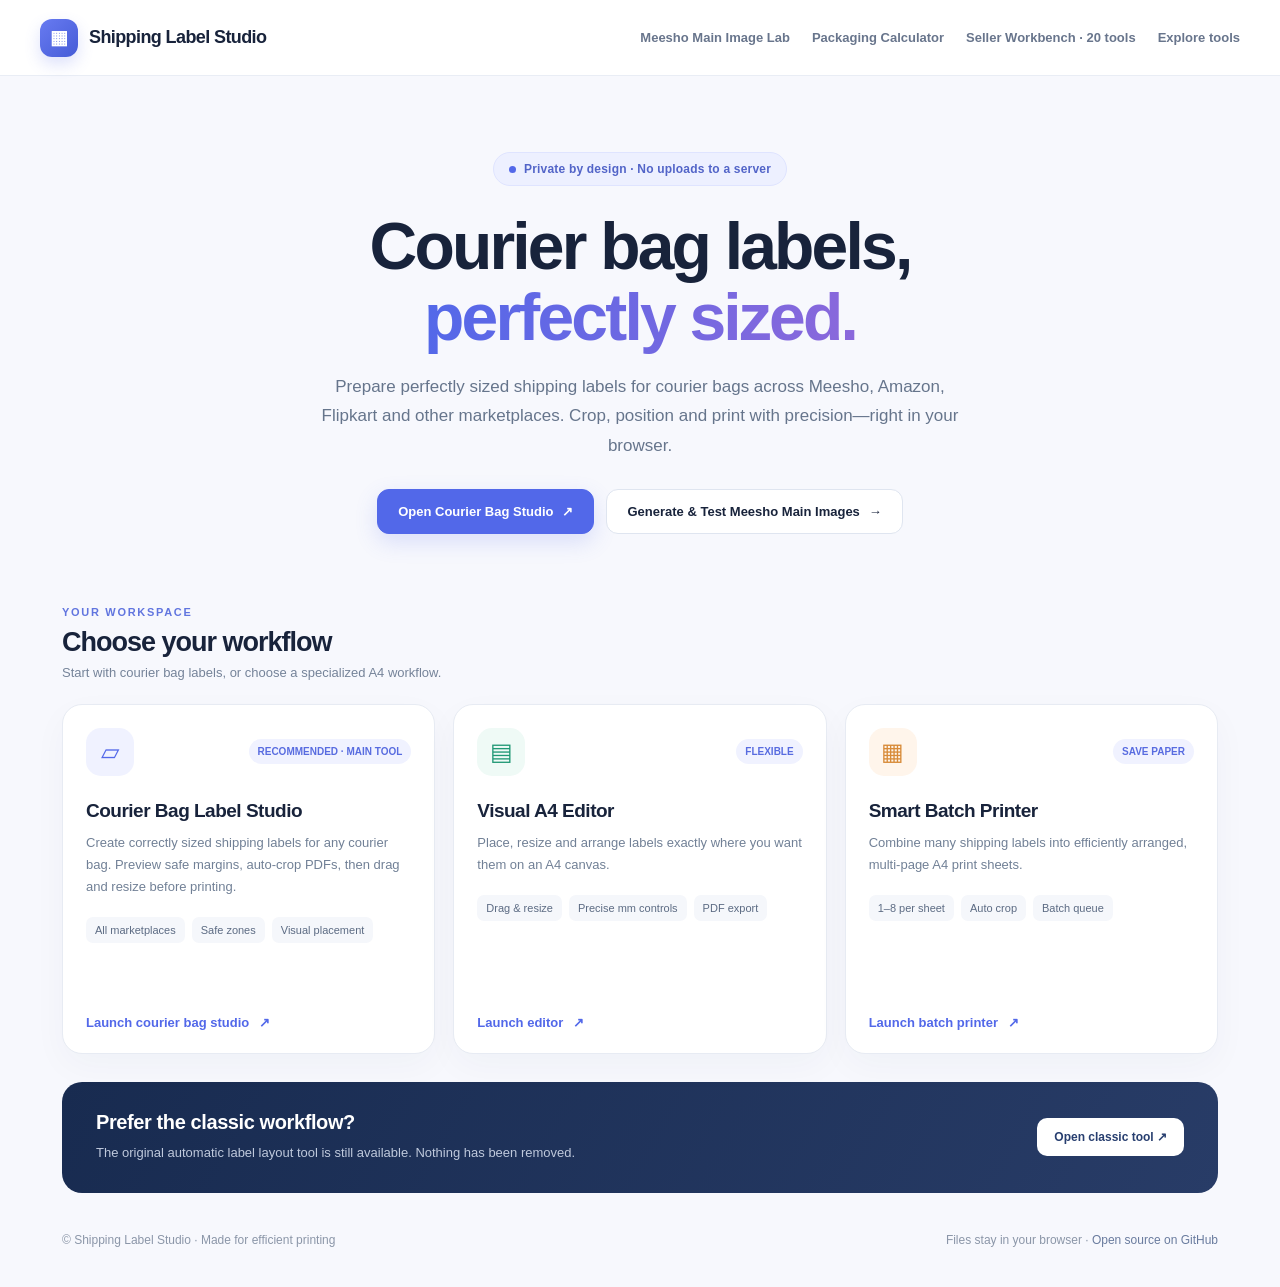
<file: index.html>
<!doctype html><html lang="en"><head><meta charset="utf-8"><meta name="viewport" content="width=device-width,initial-scale=1"><meta name="theme-color" content="#f7f8fd"><meta name="description" content="Privacy-first shipping label printing studio. Arrange A4 sheets, batch-process PDF labels and size labels for courier bags, all in your browser."><title>Shipping Label Studio — Professional print tools</title><style>
:root{font-family:Inter,ui-sans-serif,-apple-system,BlinkMacSystemFont,"Segoe UI",sans-serif;color:#18233b;background:#f7f8fd}*{box-sizing:border-box}body{margin:0}a{text-decoration:none;color:inherit}a:focus-visible{outline:3px solid #acbaff;outline-offset:4px}header{height:76px;background:#fff;border-bottom:1px solid #e9edf5;display:flex;align-items:center;justify-content:space-between;padding:0 max(22px,calc((100vw - 1200px)/2));gap:16px}.brand{display:flex;align-items:center;gap:11px;font-weight:800;font-size:18px;letter-spacing:-.6px}.brandmark{width:38px;height:38px;border-radius:12px;background:linear-gradient(135deg,#687bf1,#455bd7);display:grid;place-items:center;color:#fff;font-size:19px;box-shadow:0 7px 16px #5368e932}nav{display:flex;gap:22px;align-items:center}nav a{color:#68758c;font-size:13px;font-weight:650}nav a:hover{color:#5368e9}.shell{max-width:1200px;margin:0 auto;padding:0 22px}.hero{padding:76px 0 64px;text-align:center;position:relative}.kicker{display:inline-flex;align-items:center;gap:8px;background:#edf0ff;border:1px solid #dfe4ff;border-radius:100px;color:#5264c8;padding:9px 15px;font-size:12px;font-weight:750;letter-spacing:.2px}.dot{width:7px;height:7px;background:#5368e9;border-radius:50%}.hero h1{font-size:clamp(36px,5.4vw,66px);line-height:1.08;letter-spacing:-2.8px;margin:25px auto 18px;max-width:900px;font-weight:850}.hero h1 em{font-style:normal;background:linear-gradient(100deg,#5268e9,#8b68db);background-clip:text;color:transparent}.hero p{font-size:17px;line-height:1.75;color:#66758c;max-width:660px;margin:0 auto}.hero-actions{display:flex;gap:12px;justify-content:center;flex-wrap:wrap;margin-top:28px}.btn{display:inline-flex;align-items:center;justify-content:center;gap:9px;padding:14px 20px;border-radius:12px;font-size:13px;font-weight:750;border:1px solid #dfe5f0;background:white;transition:transform .15s,box-shadow .15s}.btn:hover{transform:translateY(-2px);box-shadow:0 9px 22px #23345b12}.btn.primary{background:#5268e9;color:white;border-color:#5268e9;box-shadow:0 8px 22px #5268e92e}.sectionhead{display:flex;align-items:end;justify-content:space-between;gap:20px;margin:4px 0 24px}.sectionhead h2{font-size:27px;letter-spacing:-1px;margin:7px 0}.sectionhead p{font-size:13px;color:#758399;margin:0}.sectionlabel{font-size:11px;text-transform:uppercase;letter-spacing:1.7px;color:#6175df;font-weight:800}.tools{display:grid;grid-template-columns:repeat(3,minmax(0,1fr));gap:18px}.tool{background:white;border:1px solid #e7ebf3;border-radius:20px;padding:23px;box-shadow:0 12px 35px #253b6109;display:flex;flex-direction:column;min-height:350px;transition:transform .18s,border-color .18s,box-shadow .18s}.tool:hover{transform:translateY(-5px);border-color:#bfc9f9;box-shadow:0 18px 38px #253b6118}.tooltop{display:flex;align-items:center;justify-content:space-between}.toolicon{width:48px;height:48px;display:grid;place-items:center;border-radius:15px;font-size:24px;background:#f0f2ff;color:#5368e9}.tool:nth-child(2) .toolicon{background:#effaf6;color:#209875}.tool:nth-child(3) .toolicon{background:#fff5eb;color:#d88b39}.tag{font-size:10px;font-weight:800;color:#586ce0;background:#f0f2ff;padding:7px 9px;border-radius:99px}.tool h3{font-size:19px;letter-spacing:-.5px;margin:24px 0 10px}.tool p{font-size:13px;color:#718096;line-height:1.7;margin:0}.features{display:flex;flex-wrap:wrap;gap:7px;margin:19px 0 25px}.features span{font-size:11px;color:#5c6b83;background:#f5f7fb;padding:7px 9px;border-radius:7px}.tool .open{margin-top:auto;color:#5268e9;font-size:13px;font-weight:800}.tool .open span{margin-left:6px}.lower{margin-top:28px;background:linear-gradient(120deg,#182b50,#283c67);border-radius:20px;color:#fff;padding:29px 34px;display:flex;align-items:center;justify-content:space-between;gap:18px}.lower h3{font-size:20px;margin:0 0 8px;letter-spacing:-.4px}.lower p{font-size:13px;color:#bfc9dc;margin:0;line-height:1.7}.lower a{flex:none;background:#fff;color:#283f70;padding:12px 17px;border-radius:10px;font-size:12px;font-weight:800}footer{display:flex;justify-content:space-between;gap:15px;flex-wrap:wrap;color:#8b96a8;font-size:12px;padding:40px 0}footer a{color:#697b9e}@media(max-width:850px){.tools{grid-template-columns:1fr}.tool{min-height:260px}.hero{padding:55px 0 48px}.hero h1{letter-spacing:-1.5px}.lower{flex-wrap:wrap}}@media(max-width:540px){header{padding:0 18px;height:68px}.brand{font-size:15px}nav{gap:12px}nav a{font-size:11px}.hero p{font-size:14px}.shell{padding:0 16px}.lower{padding:24px}.sectionhead h2{font-size:23px}}
</style><link rel="manifest" href="manifest.webmanifest"><link rel="icon" type="image/svg+xml" href="icon.svg"></head><body>
<header><a class="brand" href="./" aria-label="Shipping Label Studio homepage"><span class="brandmark">▦</span><span>Shipping Label Studio</span></a><nav aria-label="Primary navigation"><a href="meesho-image-lab.html">Meesho Main Image Lab</a><a href="meesho-optimizer.html">Packaging Calculator</a><a href="workbench.html">Seller Workbench · 20 tools</a><a href="#tools">Explore tools</a></nav></header>
<main class="shell"><section class="hero"><div class="kicker"><span class="dot"></span>Private by design · No uploads to a server</div><h1>Courier bag labels,<br><em>perfectly sized.</em></h1><p>Prepare perfectly sized shipping labels for courier bags across Meesho, Amazon, Flipkart and other marketplaces. Crop, position and print with precision—right in your browser.</p><div class="hero-actions"><a class="btn primary" href="meesho.html">Open Courier Bag Studio <span aria-hidden="true">↗</span></a><a class="btn" href="meesho-image-lab.html">Generate & Test Meesho Main Images <span aria-hidden="true">→</span></a></div></section>
<section id="tools" aria-labelledby="toolsheading"><div class="sectionhead"><div><span class="sectionlabel">Your workspace</span><h2 id="toolsheading">Choose your workflow</h2><p>Start with courier bag labels, or choose a specialized A4 workflow.</p></div></div><div class="tools">
<a class="tool" href="meesho.html"><div class="tooltop"><span class="toolicon" aria-hidden="true">▱</span><span class="tag">RECOMMENDED · MAIN TOOL</span></div><h3>Courier Bag Label Studio</h3><p>Create correctly sized shipping labels for any courier bag. Preview safe margins, auto-crop PDFs, then drag and resize before printing.</p><div class="features"><span>All marketplaces</span><span>Safe zones</span><span>Visual placement</span></div><div class="open">Launch courier bag studio <span aria-hidden="true">↗</span></div></a>
<a class="tool" href="editor.html"><div class="tooltop"><span class="toolicon" aria-hidden="true">▤</span><span class="tag">FLEXIBLE</span></div><h3>Visual A4 Editor</h3><p>Place, resize and arrange labels exactly where you want them on an A4 canvas.</p><div class="features"><span>Drag & resize</span><span>Precise mm controls</span><span>PDF export</span></div><div class="open">Launch editor <span aria-hidden="true">↗</span></div></a>
<a class="tool" href="batch.html"><div class="tooltop"><span class="toolicon" aria-hidden="true">▦</span><span class="tag">SAVE PAPER</span></div><h3>Smart Batch Printer</h3><p>Combine many shipping labels into efficiently arranged, multi-page A4 print sheets.</p><div class="features"><span>1–8 per sheet</span><span>Auto crop</span><span>Batch queue</span></div><div class="open">Launch batch printer <span aria-hidden="true">↗</span></div></a>
</div></section><section class="lower"><div><h3>Prefer the classic workflow?</h3><p>The original automatic label layout tool is still available. Nothing has been removed.</p></div><a href="legacy.html">Open classic tool ↗</a></section><footer><span>© Shipping Label Studio · Made for efficient printing</span><span>Files stay in your browser · <a href="https://github.com/pixelgig/shipping-label-tool">Open source on GitHub</a></span></footer></main><script>if("serviceWorker" in navigator)window.addEventListener("load",()=>navigator.serviceWorker.register("./sw.js").catch(console.warn));</script></body></html>
</file>
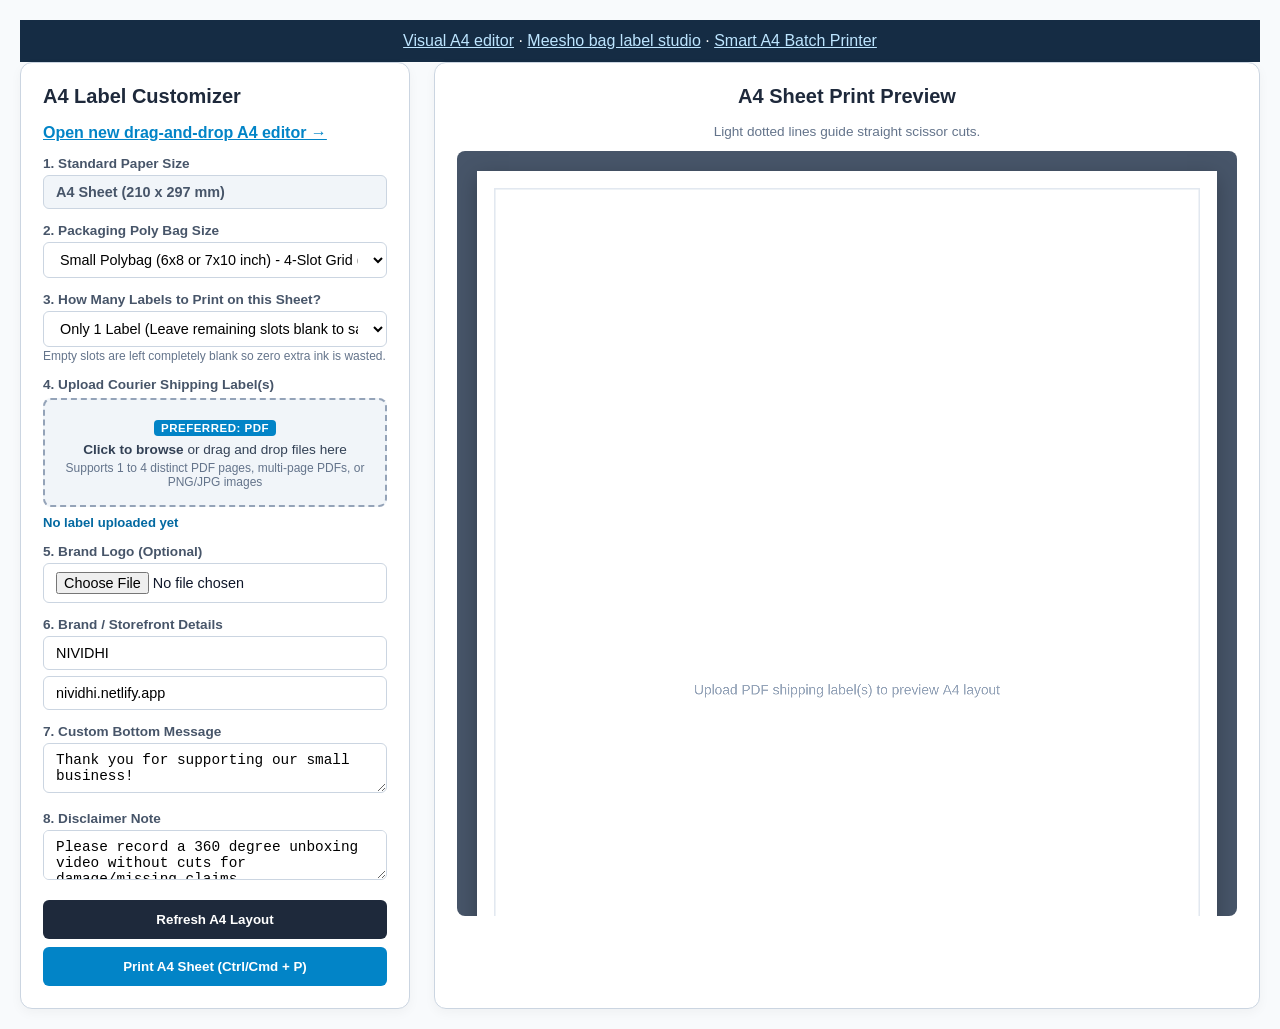
<file: legacy.html>
<!DOCTYPE html>
<html lang="en">
<head>
  <meta charset="UTF-8">
  <meta name="viewport" content="width=device-width, initial-scale=1.0">
  <title>A4 Shipping Label Customizer & Sizer</title>
  <style>
    :root {
      --bg: #f8fafc;
      --card: #ffffff;
      --text: #0f172a;
      --accent: #1e293b;
      --border: #cbd5e1;
      --primary: #0284c7;
      --primary-hover: #0369a1;
      --dropzone-bg: #f1f5f9;
    }
    * { box-sizing: border-box; margin: 0; padding: 0; }
    body { font-family: -apple-system, BlinkMacSystemFont, "Segoe UI", Roboto, sans-serif; background: var(--bg); color: var(--text); padding: 20px; }
    .container { max-width: 1280px; margin: 0 auto; display: grid; grid-template-columns: 390px 1fr; gap: 24px; }
    .card { background: var(--card); border-radius: 12px; border: 1px solid var(--border); padding: 22px; box-shadow: 0 4px 12px rgba(0,0,0,0.04); }
    h1 { font-size: 1.25rem; font-weight: 700; margin-bottom: 16px; color: var(--accent); }
    label { display: block; font-size: 0.85rem; font-weight: 600; margin-top: 14px; margin-bottom: 4px; color: #475569; }
    input, select, textarea { width: 100%; padding: 8px 12px; border: 1px solid var(--border); border-radius: 6px; font-size: 0.9rem; background: #fff; }
    input:focus, select:focus, textarea:focus { outline: 2px solid var(--primary); }

    .dropzone {
      margin-top: 6px;
      border: 2px dashed #94a3b8;
      border-radius: 8px;
      padding: 16px 12px;
      text-align: center;
      background: var(--dropzone-bg);
      cursor: pointer;
      transition: border-color 0.2s, background 0.2s;
    }
    .dropzone.dragover { border-color: var(--primary); background: #e0f2fe; }
    .dropzone .badge {
      display: inline-block;
      background: #0284c7;
      color: #fff;
      font-size: 0.72rem;
      font-weight: 700;
      padding: 2px 7px;
      border-radius: 4px;
      text-transform: uppercase;
      letter-spacing: 0.5px;
      margin-bottom: 6px;
    }
    .dropzone p { font-size: 0.85rem; color: #334155; }
    .dropzone span { display: block; font-size: 0.75rem; color: #64748b; margin-top: 4px; }

    .file-status {
      margin-top: 8px;
      font-size: 0.82rem;
      color: #0369a1;
      font-weight: 600;
      word-break: break-all;
    }

    .btn { display: block; width: 100%; background: var(--accent); color: #fff; border: none; padding: 12px; border-radius: 6px; font-weight: 600; cursor: pointer; margin-top: 16px; text-align: center; }
    .btn:hover { opacity: 0.95; }
    .btn-print { background: var(--primary); margin-top: 8px; }
    .btn-print:hover { background: var(--primary-hover); }

    .preview-pane { display: flex; flex-direction: column; align-items: center; }
    .a4-preview-wrapper { width: 100%; overflow: auto; background: #475569; padding: 20px; border-radius: 8px; text-align: center; max-height: 85vh; }
    #a4Canvas { background: #fff; box-shadow: 0 6px 20px rgba(0,0,0,0.25); max-width: 100%; height: auto; display: inline-block; }

    @media print {
      body { background: #fff; padding: 0; margin: 0; }
      .sidebar, .preview-pane h1, .preview-pane p { display: none !important; }
      .container { display: block; max-width: 100%; margin: 0; }
      .card { border: none; box-shadow: none; padding: 0; }
      .a4-preview-wrapper { background: #fff; padding: 0; overflow: visible; max-height: none; }
      #a4Canvas { width: 100% !important; max-width: 100% !important; height: auto !important; box-shadow: none !important; }
    }
  </style>
<link rel="manifest" href="manifest.webmanifest"><link rel="icon" type="image/svg+xml" href="icon.svg"></head>
<body><div style="background:#152c44;color:white;padding:12px;text-align:center"><a style="color:#bde5ff" href="editor.html">Visual A4 editor</a> · <a style="color:#bde5ff" href="meesho.html">Meesho bag label studio</a> · <a style="color:#bde5ff" href="batch.html">Smart A4 Batch Printer</a></div>

<div class="container">
  <div class="card sidebar">
    <h1>A4 Label Customizer</h1><p style="margin-bottom:14px"><a href="editor.html" style="color:#0284c7;font-weight:700">Open new drag-and-drop A4 editor →</a></p>

    <label>1. Standard Paper Size</label>
    <input type="text" value="A4 Sheet (210 x 297 mm)" readonly style="background:#f1f5f9; color:#475569; font-weight:600;">

    <label>2. Packaging Poly Bag Size</label>
    <select id="bagSizeSelect">
      <option value="4">Small Polybag (6x8 or 7x10 inch) - 4-Slot Grid (A6 Sizing)</option>
      <option value="2">Medium Polybag (9x12 or 10x14 inch) - 2-Slot Grid (A5 Sizing)</option>
      <option value="1">Large Polybag (12x16 inch) - 1-Slot Full Page (A4 Sizing)</option>
    </select>

    <label>3. How Many Labels to Print on this Sheet?</label>
    <select id="printCountSelect">
      <option value="auto">Auto (Match uploaded files / pages)</option>
      <option value="1" selected>Only 1 Label (Leave remaining slots blank to save ink)</option>
      <option value="2">2 Labels</option>
      <option value="3">3 Labels</option>
      <option value="4">4 Labels (Fill all 4 slots)</option>
    </select>
    <span style="font-size:0.75rem; color:#64748b; display:block; margin-top:2px;">
      Empty slots are left completely blank so zero extra ink is wasted.
    </span>

    <label>4. Upload Courier Shipping Label(s)</label>
    <div class="dropzone" id="labelDropZone">
      <span class="badge">Preferred: PDF</span>
      <p><strong>Click to browse</strong> or drag and drop files here</p>
      <span>Supports 1 to 4 distinct PDF pages, multi-page PDFs, or PNG/JPG images</span>
    </div>
    <input type="file" id="labelFileInput" accept=".pdf,application/pdf,image/png,image/jpeg,image/jpg,image/webp" multiple style="display:none;">
    <div class="file-status" id="fileStatusText">No label uploaded yet</div>

    <label>5. Brand Logo (Optional)</label>
    <input type="file" id="logoFileInput" accept="image/*">

    <label>6. Brand / Storefront Details</label>
    <input type="text" id="brandName" placeholder="Brand Name (e.g., NIVIDHI)">
    <input type="text" id="websiteUrl" placeholder="Website URL (e.g., nividhi.netlify.app)" style="margin-top:6px;">

    <label>7. Custom Bottom Message</label>
    <textarea id="thankYouMsg" rows="2">Thank you for supporting our small business!</textarea>

    <label>8. Disclaimer Note</label>
    <textarea id="disclaimerMsg" rows="2">Please record a 360 degree unboxing video without cuts for damage/missing claims.</textarea>

    <button class="btn" id="renderBtn">Refresh A4 Layout</button>
    <button class="btn btn-print" onclick="window.print()">Print A4 Sheet (Ctrl/Cmd + P)</button>
  </div>

  <div class="card preview-pane">
    <h1>A4 Sheet Print Preview</h1>
    <p style="font-size: 0.85rem; color: #64748b; margin-bottom: 12px;">Light dotted lines guide straight scissor cuts.</p>
    <div class="a4-preview-wrapper">
      <canvas id="a4Canvas"></canvas>
    </div>
  </div>
</div>

<script>
  const A4_WIDTH = 2480;
  const A4_HEIGHT = 3508;
  const canvas = document.getElementById("a4Canvas");
  const ctx = canvas.getContext("2d");

  canvas.width = A4_WIDTH;
  canvas.height = A4_HEIGHT;

  let cachedLogo = null;
  let loadedLabelImages = [];

  const dropZone = document.getElementById("labelDropZone");
  const fileInput = document.getElementById("labelFileInput");
  const fileStatus = document.getElementById("fileStatusText");
  const printCountSelect = document.getElementById("printCountSelect");
  const bagSizeSelect = document.getElementById("bagSizeSelect");

  dropZone.addEventListener("click", () => fileInput.click());

  dropZone.addEventListener("dragover", (e) => {
    e.preventDefault();
    dropZone.classList.add("dragover");
  });

  dropZone.addEventListener("dragleave", () => dropZone.classList.remove("dragover"));

  dropZone.addEventListener("drop", (e) => {
    e.preventDefault();
    dropZone.classList.remove("dragover");
    if (e.dataTransfer.files && e.dataTransfer.files.length > 0) {
      handleFiles(Array.from(e.dataTransfer.files));
    }
  });

  fileInput.addEventListener("change", (e) => {
    if (e.target.files && e.target.files.length > 0) {
      handleFiles(Array.from(e.target.files));
    }
  });

  window.addEventListener("DOMContentLoaded", () => {
    document.getElementById("brandName").value = localStorage.getItem("nividhi_label_brand") || "NIVIDHI";
    document.getElementById("websiteUrl").value = localStorage.getItem("nividhi_label_url") || "nividhi.netlify.app";
    renderBlankA4();
  });

  ["brandName", "websiteUrl"].forEach(id => {
    document.getElementById(id).addEventListener("input", (e) => {
      localStorage.setItem("nividhi_label_" + (id === "brandName" ? "brand" : "url"), e.target.value);
    });
  });

  document.getElementById("logoFileInput").addEventListener("change", (e) => {
    const file = e.target.files[0];
    if (!file) return;
    const reader = new FileReader();
    reader.onload = (ev) => {
      const img = new Image();
      img.onload = () => { cachedLogo = img; renderSheet(); };
      img.src = ev.target.result;
    };
    reader.readAsDataURL(file);
  });

  async function handleFiles(files) {
    loadedLabelImages = [];
    fileStatus.textContent = "Processing " + files.length + " file(s)...";

    for (const file of files) {
      const isPdf = file.name.toLowerCase().endsWith(".pdf") || file.type === "application/pdf";
      if (isPdf) {
        try {
          const pdfPages = await renderPdfViaBrowserNative(file);
          loadedLabelImages.push(...pdfPages);
        } catch (err) {
          console.error("PDF parse error:", err);
          fileStatus.textContent = "PDF notice: " + err.message;
        }
      } else {
        const img = new Image();
        img.src = URL.createObjectURL(file);
        await new Promise((resolve, reject) => {
          img.onload = resolve;
          img.onerror = reject;
        });
        loadedLabelImages.push(img);
      }
    }

    if (loadedLabelImages.length > 0) {
      fileStatus.textContent = "Loaded " + loadedLabelImages.length + " label(s) successfully.";
      if (loadedLabelImages.length > 1 && printCountSelect.value !== "auto") {
        printCountSelect.value = Math.min(4, loadedLabelImages.length).toString();
      }
      renderSheet();
    } else {
      fileStatus.textContent = "No valid labels could be loaded.";
    }
  }

  function renderPdfViaBrowserNative(file) {
    return new Promise((resolve, reject) => {
      if (window.pdfjsLib) {
        file.arrayBuffer().then(buf => {
          window.pdfjsLib.getDocument({ data: buf }).promise.then(async pdf => {
            const pages = [];
            for (let i = 1; i <= pdf.numPages; i++) {
              const page = await pdf.getPage(i);
              const vp = page.getViewport({ scale: 3.0 });
              const c = document.createElement("canvas");
              c.width = vp.width;
              c.height = vp.height;
              await page.render({ canvasContext: c.getContext("2d"), viewport: vp }).promise;
              const img = new Image();
              img.src = c.toDataURL("image/png");
              await new Promise(r => img.onload = r);
              pages.push(img);
            }
            resolve(pages);
          }).catch(reject);
        }).catch(reject);
        return;
      }

      // If pdfjs not loaded, decode via image element / blob object
      const url = URL.createObjectURL(file);
      const img = new Image();
      img.src = url;
      img.onload = () => resolve([img]);
      img.onerror = () => {
        // Fallback drawing using object element or canvas wrapper
        createImageBitmap(file).then(bmp => {
          const oc = document.createElement("canvas");
          oc.width = bmp.width;
          oc.height = bmp.height;
          oc.getContext("2d").drawImage(bmp, 0, 0);
          const resImg = new Image();
          resImg.src = oc.toDataURL("image/png");
          resImg.onload = () => resolve([resImg]);
        }).catch(() => {
          // In environments where neither is directly decodable, notify user to save as image
          const c = document.createElement("canvas");
          c.width = 1200;
          c.height = 1800;
          const cx = c.getContext("2d");
          cx.fillStyle = "#ffffff";
          cx.fillRect(0,0,1200,1800);
          cx.strokeStyle = "#0284c7";
          cx.lineWidth = 6;
          cx.strokeRect(40,40,1120,1720);
          cx.fillStyle = "#0f172a";
          cx.font = "bold 40px sans-serif";
          cx.textAlign = "center";
          cx.fillText(file.name, 600, 850);
          cx.font = "28px sans-serif";
          cx.fillStyle = "#64748b";
          cx.fillText("Courier Shipping Label Ready", 600, 920);
          const fallbackImg = new Image();
          fallbackImg.src = c.toDataURL("image/png");
          fallbackImg.onload = () => resolve([fallbackImg]);
        });
      };
    });
  }

  document.getElementById("renderBtn").addEventListener("click", renderSheet);
  bagSizeSelect.addEventListener("change", renderSheet);
  printCountSelect.addEventListener("change", renderSheet);

  function renderBlankA4() {
    ctx.fillStyle = "#ffffff";
    ctx.fillRect(0, 0, A4_WIDTH, A4_HEIGHT);
    ctx.strokeStyle = "#e2e8f0";
    ctx.lineWidth = 4;
    ctx.strokeRect(60, 60, A4_WIDTH - 120, A4_HEIGHT - 120);
    ctx.fillStyle = "#94a3b8";
    ctx.font = "46px sans-serif";
    ctx.textAlign = "center";
    ctx.fillText("Upload PDF shipping label(s) to preview A4 layout", A4_WIDTH / 2, A4_HEIGHT / 2);
  }

  function renderSheet() {
    ctx.fillStyle = "#ffffff";
    ctx.fillRect(0, 0, A4_WIDTH, A4_HEIGHT);

    const gridType = parseInt(bagSizeSelect.value); // 4, 2, or 1
    const brand = document.getElementById("brandName").value || "NIVIDHI";
    const url = document.getElementById("websiteUrl").value || "";
    const thankYou = document.getElementById("thankYouMsg").value;
    const disclaimer = document.getElementById("disclaimerMsg").value;

    let targetCount = 1;
    if (printCountSelect.value === "auto") {
      targetCount = loadedLabelImages.length > 0 ? Math.min(gridType, loadedLabelImages.length) : 1;
    } else {
      targetCount = Math.min(gridType, parseInt(printCountSelect.value));
    }

    let cells = [];
    if (gridType === 4) {
      const w = A4_WIDTH / 2;
      const h = A4_HEIGHT / 2;
      cells = [
        { x: 0, y: 0, w, h, slot: 1 },
        { x: w, y: 0, w, h, slot: 2 },
        { x: 0, y: h, w, h, slot: 3 },
        { x: w, y: h, w, h, slot: 4 }
      ];
      drawDottedLine(w, 0, w, A4_HEIGHT);
      drawDottedLine(0, h, A4_WIDTH, h);
    } else if (gridType === 2) {
      const w = A4_WIDTH;
      const h = A4_HEIGHT / 2;
      cells = [
        { x: 0, y: 0, w, h, slot: 1 },
        { x: 0, y: h, w, h, slot: 2 }
      ];
      drawDottedLine(0, h, A4_WIDTH, h);
    } else {
      cells = [{ x: 0, y: 0, w: A4_WIDTH, h: A4_HEIGHT, slot: 1 }];
    }

    // Render slots: ONLY print up to targetCount; empty slots stay clean white to save ink
    for (let i = 0; i < cells.length; i++) {
      const cell = cells[i];
      if (i < targetCount) {
        // Distinct label for each slot when multiple labels uploaded
        const labelImg = loadedLabelImages[i] || loadedLabelImages[0] || null;
        drawBrandedLabelCell(cell, labelImg, brand, url, thankYou, disclaimer);
      } else {
        // Completely blank slot - zero ink consumed
        ctx.save();
        ctx.strokeStyle = "#f8fafc";
        ctx.lineWidth = 1;
        ctx.strokeRect(cell.x + 40, cell.y + 40, cell.w - 80, cell.h - 80);
        ctx.restore();
      }
    }
  }

  function drawDottedLine(x1, y1, x2, y2) {
    ctx.save();
    ctx.strokeStyle = "#94a3b8";
    ctx.lineWidth = 3;
    ctx.setLineDash([16, 12]);
    ctx.beginPath();
    ctx.moveTo(x1, y1);
    ctx.lineTo(x2, y2);
    ctx.stroke();
    ctx.restore();
  }

  function drawBrandedLabelCell(cell, labelImg, brand, url, thankYou, disclaimer) {
    const pad = 50;
    const cx = cell.x + pad;
    const cy = cell.y + pad;
    const cw = cell.w - (pad * 2);
    const ch = cell.h - (pad * 2);

    const headerHeight = Math.floor(ch * 0.12);
    const footerHeight = Math.floor(ch * 0.16);
    const bodyHeight = ch - headerHeight - footerHeight;

    // Header
    ctx.save();
    ctx.fillStyle = "#0f172a";
    ctx.font = "bold 44px Georgia, serif";
    ctx.textAlign = "left";
    let textX = cx;

    if (cachedLogo) {
      const logoSize = headerHeight - 10;
      ctx.drawImage(cachedLogo, cx, cy, logoSize, logoSize);
      textX += logoSize + 20;
    }

    ctx.fillText(brand, textX, cy + 48);
    ctx.font = "26px sans-serif";
    ctx.fillStyle = "#64748b";
    ctx.fillText(url, textX, cy + 86);
    ctx.restore();

    // Courier Label
    if (labelImg) {
      const scale = Math.min(cw / labelImg.width, bodyHeight / labelImg.height);
      const lw = labelImg.width * scale;
      const lh = labelImg.height * scale;
      const lx = cx + (cw - lw) / 2;
      const ly = cy + headerHeight + (bodyHeight - lh) / 2;
      ctx.drawImage(labelImg, lx, ly, lw, lh);
    } else {
      ctx.save();
      ctx.strokeStyle = "#cbd5e1";
      ctx.lineWidth = 2;
      ctx.strokeRect(cx, cy + headerHeight, cw, bodyHeight);
      ctx.fillStyle = "#94a3b8";
      ctx.font = "32px sans-serif";
      ctx.textAlign = "center";
      ctx.fillText("[Courier Shipping Label]", cx + cw / 2, cy + headerHeight + bodyHeight / 2);
      ctx.restore();
    }

    // Footer
    const fy = cy + headerHeight + bodyHeight + 10;
    ctx.save();
    ctx.strokeStyle = "#e2e8f0";
    ctx.lineWidth = 2;
    ctx.beginPath();
    ctx.moveTo(cx, fy);
    ctx.lineTo(cx + cw, fy);
    ctx.stroke();

    ctx.fillStyle = "#0f172a";
    ctx.font = "bold 24px sans-serif";
    ctx.textAlign = "left";
    ctx.fillText(thankYou, cx, fy + 40);

    ctx.fillStyle = "#dc2626";
    ctx.font = "italic 20px sans-serif";
    ctx.fillText("Notice: " + disclaimer, cx, fy + 76);
    ctx.restore();
  }
</script>

<script>if("serviceWorker" in navigator)window.addEventListener("load",()=>navigator.serviceWorker.register("./sw.js").catch(console.warn));</script></body>
</html>
</file>
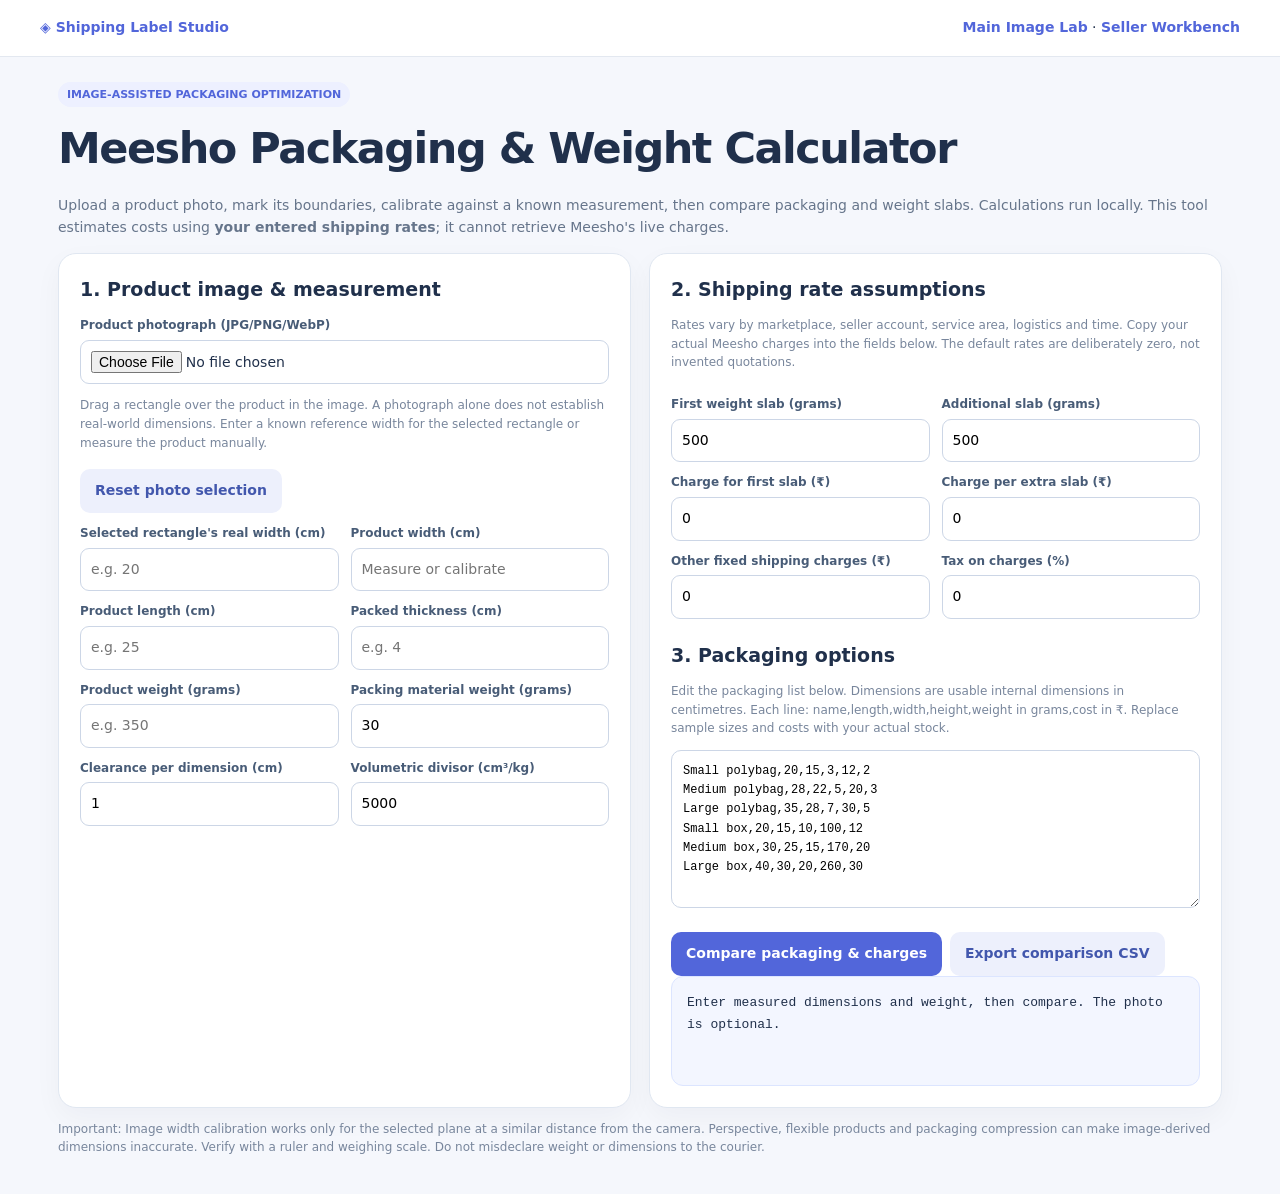
<file: meesho-optimizer.html>
<!doctype html><html lang="en"><head><meta charset="utf-8"><meta name="viewport" content="width=device-width,initial-scale=1"><title>Meesho Shipping Cost Optimizer — Seller Workbench</title><link rel="manifest" href="manifest.webmanifest"><style>
:root{font:14px/1.55 Inter,system-ui,sans-serif;color:#20304b;background:#f5f7fc}*{box-sizing:border-box}body{margin:0}header{background:#fff;border-bottom:1px solid #e3e8f0;padding:17px max(20px,calc((100vw - 1200px)/2));display:flex;justify-content:space-between;gap:12px}a{color:#5266da;text-decoration:none;font-weight:700}main{max-width:1200px;margin:auto;padding:25px 18px}h1{font-size:clamp(27px,4vw,43px);letter-spacing:-1.5px;margin:8px 0}h2{font-size:19px;margin:0 0 12px}p{color:#66758b}.layout{display:grid;grid-template-columns:1fr 1fr;gap:18px}.panel{background:#fff;border:1px solid #e0e7f1;border-radius:18px;padding:21px;box-shadow:0 10px 28px #15233d0a}.fieldgrid{display:grid;grid-template-columns:1fr 1fr;gap:0 12px}.full{grid-column:1/-1}label{display:block;font-size:12px;font-weight:700;color:#485c77;margin:11px 0 5px}input,select,button{font:inherit}input:not([type=checkbox]),select{width:100%;border:1px solid #ccd6e6;border-radius:9px;padding:10px;background:white}button{border:0;background:#5266da;color:white;border-radius:10px;padding:11px 15px;cursor:pointer;font-weight:750}button.secondary{background:#edf0fc;color:#4257ad}.actions{display:flex;flex-wrap:wrap;gap:8px;margin-top:17px}.note{font-size:12px;color:#78869c}.preview{width:100%;height:auto;max-height:470px;object-fit:contain;border:1px solid #e0e6ee;border-radius:10px;background:#eef1f5;display:none;touch-action:none;cursor:crosshair}.result{background:#f3f6ff;border:1px solid #dce5ff;border-radius:12px;padding:15px;white-space:pre-wrap;font:13px/1.7 ui-monospace,monospace;min-height:110px}.recommended{border:1px solid #c9d6f8;background:#f7f9ff;padding:15px;border-radius:12px;margin:12px 0}.table{width:100%;border-collapse:collapse;font-size:12px}.table td,.table th{padding:9px 6px;text-align:left;border-bottom:1px solid #e8edf4}.badge{display:inline-block;padding:4px 9px;border-radius:99px;background:#edf0ff;color:#5266da;font-size:11px;font-weight:800}@media(max-width:800px){.layout{grid-template-columns:1fr}.fieldgrid{grid-template-columns:1fr}.panel{padding:16px}}</style></head><body><header><a href="./">◈ Shipping Label Studio</a><span><a href="meesho-image-lab.html">Main Image Lab</a> · <a href="workbench.html">Seller Workbench</a></span></header><main><span class="badge">IMAGE-ASSISTED PACKAGING OPTIMIZATION</span><h1>Meesho Packaging & Weight Calculator</h1><p>Upload a product photo, mark its boundaries, calibrate against a known measurement, then compare packaging and weight slabs. Calculations run locally. This tool estimates costs using <strong>your entered shipping rates</strong>; it cannot retrieve Meesho's live charges.</p><div class="layout"><section class="panel"><h2>1. Product image & measurement</h2><label for="photo">Product photograph (JPG/PNG/WebP)</label><input type="file" accept="image/*" id="photo"><p class="note">Drag a rectangle over the product in the image. A photograph alone does not establish real-world dimensions. Enter a known reference width for the selected rectangle or measure the product manually.</p><canvas id="preview" class="preview" width="900" height="600" aria-label="Photo with selectable product rectangle"></canvas><div class="actions"><button type="button" class="secondary" id="clearSelection">Reset photo selection</button></div><div class="fieldgrid"><div><label for="reference">Selected rectangle's real width (cm)</label><input type="number" id="reference" min=".1" step=".1" placeholder="e.g. 20"></div><div><label for="productWidth">Product width (cm)</label><input type="number" id="productWidth" min=".1" step=".1" placeholder="Measure or calibrate"></div><div><label for="productLength">Product length (cm)</label><input type="number" id="productLength" min=".1" step=".1" placeholder="e.g. 25"></div><div><label for="productHeight">Packed thickness (cm)</label><input type="number" id="productHeight" min=".1" step=".1" placeholder="e.g. 4"></div><div><label for="actualWeight">Product weight (grams)</label><input type="number" id="actualWeight" min="0" step="1" placeholder="e.g. 350"></div><div><label for="packingWeight">Packing material weight (grams)</label><input type="number" id="packingWeight" min="0" step="1" value="30"></div><div><label for="allowance">Clearance per dimension (cm)</label><input type="number" id="allowance" min="0" step=".1" value="1"></div><div><label for="divisor">Volumetric divisor (cm³/kg)</label><input type="number" id="divisor" min="1" step="1" value="5000"></div></div></section><section class="panel"><h2>2. Shipping rate assumptions</h2><p class="note">Rates vary by marketplace, seller account, service area, logistics and time. Copy your actual Meesho charges into the fields below. The default rates are deliberately zero, not invented quotations.</p><div class="fieldgrid"><div><label for="baseWeight">First weight slab (grams)</label><input id="baseWeight" type="number" min="1" value="500"></div><div><label for="slabWeight">Additional slab (grams)</label><input id="slabWeight" type="number" min="1" value="500"></div><div><label for="baseCharge">Charge for first slab (₹)</label><input id="baseCharge" type="number" min="0" step=".01" value="0"></div><div><label for="extraCharge">Charge per extra slab (₹)</label><input id="extraCharge" type="number" min="0" step=".01" value="0"></div><div><label for="handling">Other fixed shipping charges (₹)</label><input id="handling" type="number" min="0" step=".01" value="0"></div><div><label for="taxRate">Tax on charges (%)</label><input id="taxRate" type="number" min="0" step=".1" value="0"></div></div><h2 style="margin-top:22px">3. Packaging options</h2><p class="note">Edit the packaging list below. Dimensions are usable internal dimensions in centimetres. Each line: name,length,width,height,weight in grams,cost in ₹. Replace sample sizes and costs with your actual stock.</p><textarea id="packages" rows="7" style="width:100%;border:1px solid #ccd6e6;border-radius:10px;padding:11px;font:12px/1.6 ui-monospace,monospace">Small polybag,20,15,3,12,2
Medium polybag,28,22,5,20,3
Large polybag,35,28,7,30,5
Small box,20,15,10,100,12
Medium box,30,25,15,170,20
Large box,40,30,20,260,30</textarea><div class="actions"><button id="calculate">Compare packaging & charges</button><button class="secondary" id="export" disabled>Export comparison CSV</button></div><div id="result" class="result" role="status" aria-live="polite">Enter measured dimensions and weight, then compare. The photo is optional.</div><div id="comparison"></div></section></div><p class="note">Important: Image width calibration works only for the selected plane at a similar distance from the camera. Perspective, flexible products and packaging compression can make image-derived dimensions inaccurate. Verify with a ruler and weighing scale. Do not misdeclare weight or dimensions to the courier.</p></main><script src="meesho-optimizer.js"></script><script>if('serviceWorker'in navigator)navigator.serviceWorker.register('./sw.js').catch(()=>{});</script></body></html>
</file>
